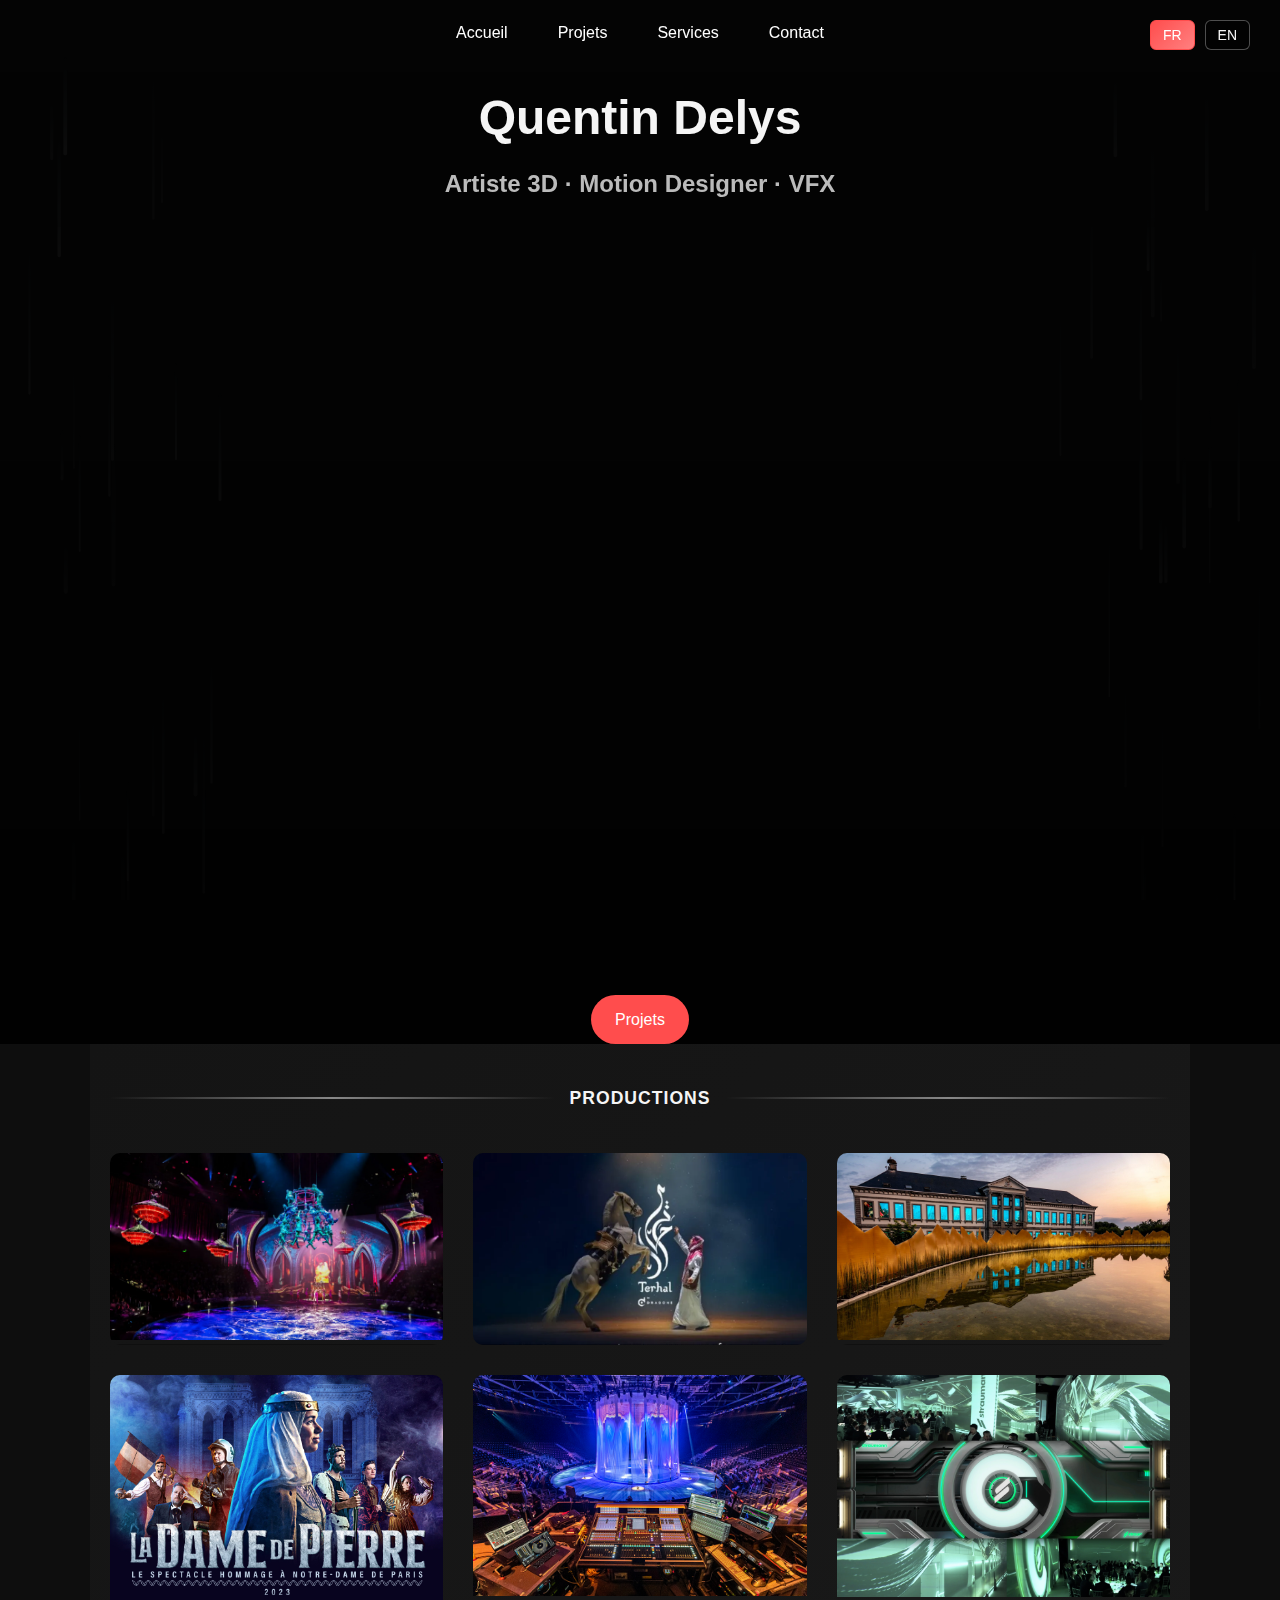
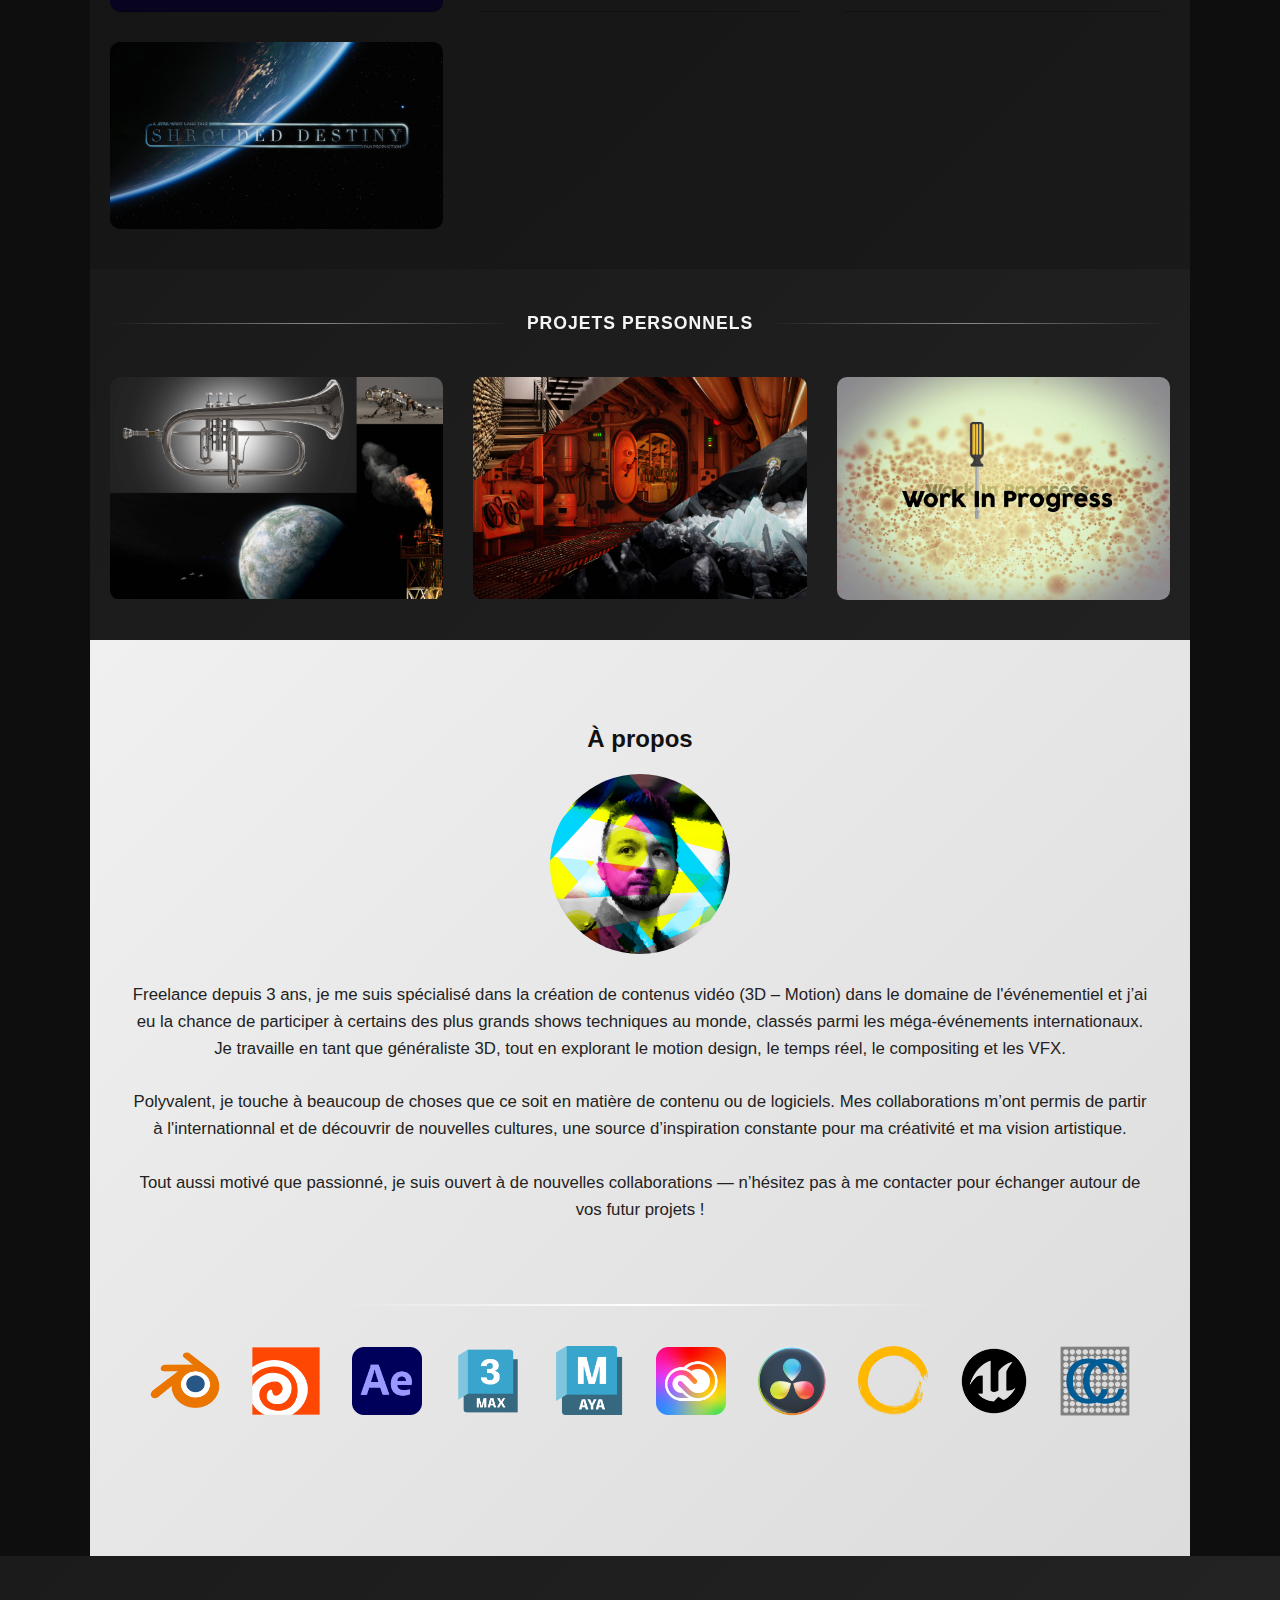
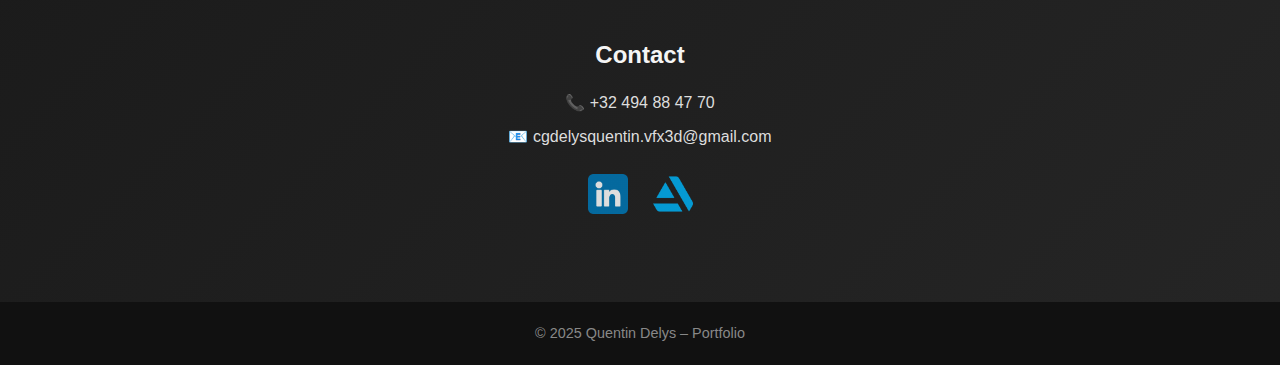
<file: index.html>
<!DOCTYPE html>
<html lang="fr">
<head>
  <meta charset="UTF-8">
  <meta name="viewport" content="width=device-width, initial-scale=1.0">
  <title>Portfolio 3D | Motion | VFX</title>
  <link rel="stylesheet" href="style.css">
  <link rel="stylesheet" href="navbar.css">
  <script defer src="script.js"></script>
</head>
<body>
  <canvas id="background-lines"></canvas>
  
  <div class="language-switcher">
  <button data-lang="fr" class="active">FR</button>
  <button data-lang="en">EN</button>
</div>


<!--  Navbar collée en haut -->
     <header class="navbar">
      <nav>
       <ul>
       <li><a href="#home" data-translate="nav_home">Accueil</a></li>
    <li><a href="#projets-pro" data-translate="nav_projects">Projets</a></li>
    <li><a href="Services.html" data-translate="nav_services">Services</a></li>
    <li><a href="#contact" data-translate="nav_contact">Contact</a></li>
       </ul>
     </nav>
     </header>

  <!-- HEADER / ACCUEIL -->
  <header id="home">
    <div class="hero">
      <h1 class="hero-title" data-translate="hero_title">Quentin Delys</h1>
      <h2 class="hero-sub" data-translate="hero_subtitle">Artiste 3D · Motion Designer · VFX</h2>
      <div class="reel-container">
        <iframe
		       width="1280" height="720"
               src="https://drive.google.com/drive/u/0/folders/1e5y1pg25vchftnHatbtGvD1f5sqLS_jz/reel.mp4/preview" type="video/mp4"
			   title="Nom de la vidéo"
               frameborder="0"
               allow="accelerometer; autoplay; clipboard-write; encrypted-media; gyroscope; picture-in-picture"
               allowfullscreen>
        </iframe>
      </div>
      <a class="btn" data-translate="btn_projects" href="#projets-pro">Projets</a>
    </div>
  </header>
  



  <!-- PORTFOLIO -->
  
  <!-- PROJETS PRO -->
<section id="projets-pro">
  <div class="background-wrapper"></div>

  <div class="section-header">
    <div class="line"></div>
    <h2 data-translate="section_pro">Productions</h2>
    <div class="line"></div>
  </div>

  <div class="grid">
    <a class="card" href="HODW_2025.html">
      <img src="assets/HODW_2025.jpg" alt="Projet Pro 1">
      <div class="overlay">House Of Dancing Water - 2025</div>
    </a>

    <a class="card" href="Terhal_2025.html">
      <img src="assets/Terhal_2025.jpg" alt="Projet Pro 2">
      <div class="overlay">Terhal - 2025</div>
    </a>

    <a class="card" href="Nemo-PAIRI-DAIZA.html">
      <img src="assets/Nemo-PAIRI-DAIZA.jpg" alt="Projet Pro 3">
      <div class="overlay">Nemo - PAIRI DAIZA</div>
    </a>

    <a class="card" href="LaDame_De_Pierre_2023.html">
      <img src="assets/LaDame_De_Pierre_2023.jpg" alt="Projet Pro 4">
      <div class="overlay">La Dame De Pierre</div>
    </a>

    <a class="card" href="Terhal_2023.html">
      <img src="assets/Terhal_2023.jpg" alt="Projet Pro 5">
      <div class="overlay">Terhal - 2023</div>
    </a>

    <a class="card" href="Straumann-Diner-Immersif.html">
      <img src="assets/Strauman_A_01.jpg" alt="Projet Pro 6">
      <div class="overlay">Immersive Dinner - Straumann</div>
    </a>

    <a class="card" href="Shrouded_Destiny.html">
      <img src="assets/SD_01.jpg" alt="Projet Pro 7">
      <div class="overlay">Shrouded Destiny - A Star Wars Long Tale (Fan Film)</div>
    </a>
  </div>
</section>

<!-- PROJETS PERSOS -->
<section id="projets-perso">
  <div class="background-wrapper"></div>

  <div class="section-header">
    <div class="line"></div>
    <h2 data-translate="section_perso">Projets personnels</h2>
    <div class="line"></div>
  </div>

  <div class="category grid">
    <!-- Projet 1 -->
    <div class="card">
      <a href="https://delysbook.artstation.com/albums/14628578" target="_blank">
        <img src="assets/3D_VFX.jpg" alt="3D Generalist / VFX">
        <div class="overlay">3D Generalist / VFX</div>
      </a>
    </div>

    <!-- Projet 2 -->
    <div class="card">
      <a href="https://delysbook.artstation.com/albums/14628564" target="_blank">
        <img src="assets/3D_environment.jpg" alt="3D Environment">
        <div class="overlay">3D Environment</div>
      </a>
    </div>

    <!-- Projet 3 -->
    <div class="card">
      <a href="#" target="_blank">
        <img src="assets/Motion_Design.jpg" alt="Motion Design">
        <div class="overlay">Motion Design</div>
      </a>
    </div>
  </div>
</section>




  

  <!-- ABOUT -->
  <section id="about">
  <h2 data-translate="about_title">À propos</h2>

  <div class="about-wrapper">
    <!-- Photo -->
    <img src="assets/portrait.jpg" alt="Photo de profil">

    <!-- Texte + icônes -->
    <div>
      <p data-translate="about_text">
        Freelance depuis 4 ans, je me suis spécialisé dans la création de contenus vidéo
(3D – Motion) dans le domaine de l'événementiel et j’ai eu la chance de participer à certains des plus grands shows techniques au monde, classés parmi les méga-événements internationaux.
Je travaille en tant que généraliste 3D, tout en explorant
le motion design, compositing et VFX.<br><br>

Polyvalent, je touche à beaucoup de choses que ce soit en matière de contenu ou de logiciels.
Mes collaborations m’ont permis de partir à l'internationnal et de découvrir de nouvelles cultures,
une source d’inspiration constante pour ma créativité et ma vision artistique.<br><br>

Tout aussi motivé que passionné, je suis ouvert à de nouvelles collaborations —
n’hésitez pas à me contacter pour échanger autour de vos futur projets !
      </p>
	  <section>
	  <div class="section-divider"></div>
      <div class="software-grid">
        <img src="assets/Blender.png" alt="Blender">
        <img src="assets/Houdini.png" alt="Houdini">
        <img src="assets/AE.png" alt="After Effects">
		<img src="assets/3dsMax.png" alt="3dsMax">
		<img src="assets/Maya.png" alt="Maya">
		<img src="assets/Adobe.png" alt="Adobe">
		<img src="assets/Davinci.png" alt="DaVinci">
		<img src="assets/Gaea.png" alt="Gaea">
		<img src="assets/Unreal.png" alt="Unreal">
		<img src="assets/CC.png" alt="Cloud Compare">
      </div>
	  </section>
    </div>
  </div>
</section>

  <!-- CONTACT -->
  <section id="contact">
  <h2>Contact</h2>
  <p>📞 +32 494 88 47 70</p>
  <p>📧 cgdelysquentin.vfx3d@gmail.com</p>

  <div class="socials">
    <a href="https://www.linkedin.com/in/quentin-delys-7a1aa717a/"><img src="assets/linkedin.png" alt="LinkedIn"></a>
    <a href="https://www.artstation.com/delysbook"><img src="assets/artstation.png" alt="ArtStation"></a>
  </div>
</section>

  <!-- FOOTER -->
  <footer>
    <p>© 2025 Quentin Delys – Portfolio</p>
  </footer>
  
</body>
</html>
</file>
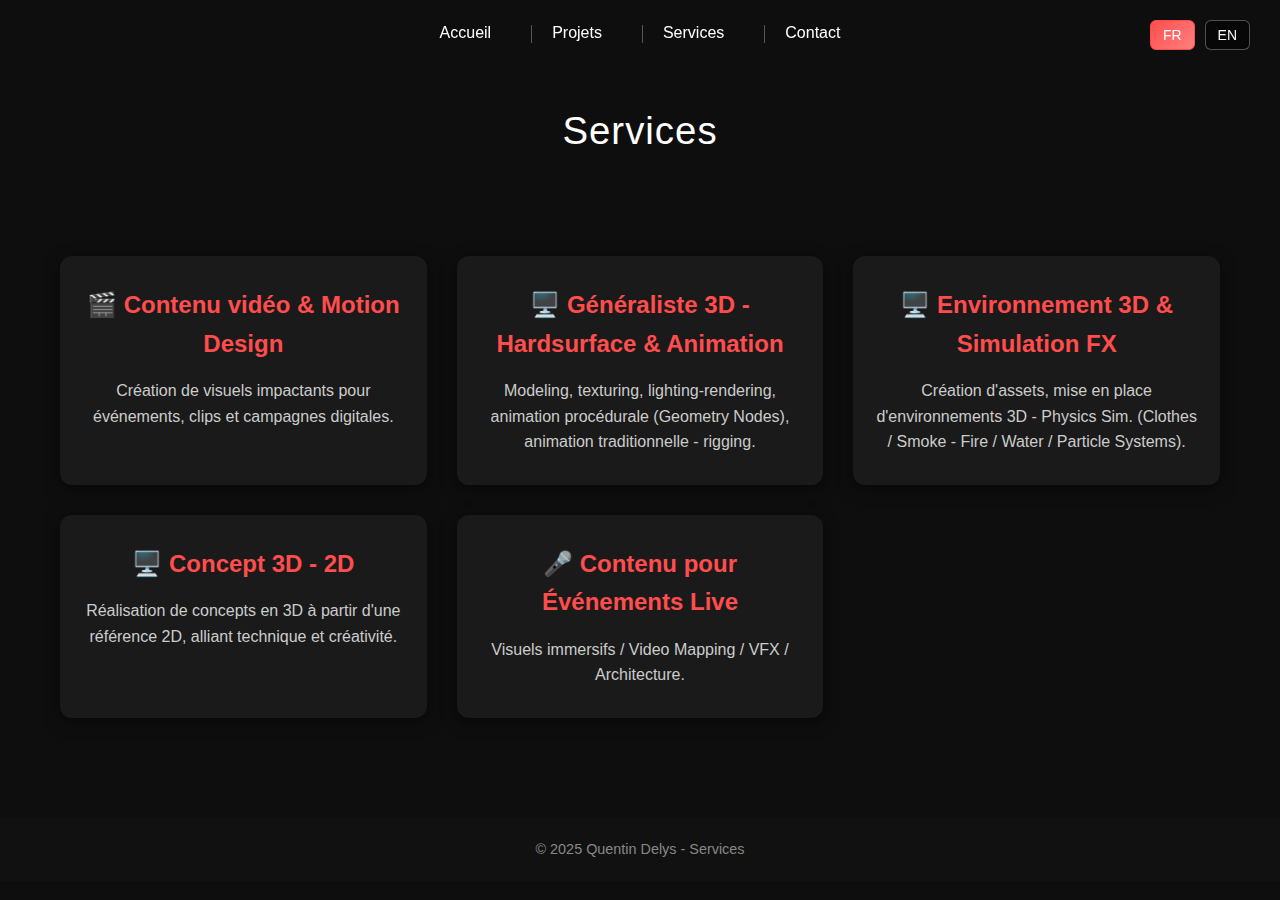
<file: Services.html>
<!DOCTYPE html>
<html lang="fr">
<head>
  <meta charset="UTF-8">
  <link href="https://fonts.googleapis.com/css2?family=Roboto:wght@300;400&display=swap" rel="stylesheet">
  <title>Services</title>
  <link rel="stylesheet" href="services.css">
  <link rel="stylesheet" href="navbar.css">
  <script defer src="script_services.js"></script>
</head>
<body>
<div class="language-switcher">
  <button id="btn-fr" data-lang="fr">FR</button>
  <button id="btn-en" data-lang="en">EN</button>
</div>
<header class="navbar">
    <nav>
      <ul>
        <li><a href="index.html" data-translate="nav_home">Accueil</a></li>
        <li><a href="index.html#projets-pro" data-translate="nav_projects">Projets</a></li>
        <li><a href="services.html" data-translate="nav_services">Services</a></li>
        <li><a href="index.html#contact" data-translate="nav_contact">Contact</a></li>
      </ul>
    </nav>

    <!-- 🔤 Boutons de langue -->
    
  </header>

<div class="page-title">
    <h1>Services</h1>
  </div>

<section id="services">
  <div class="services-grid">

    <div class="service-card">
      <h2 data-translate="service1_title">🎬 Content video & Motion Design</h2>
      <p data-translate="service1_text">Création de visuels impactants pour événements, clips et campagnes digitales.</p>
    </div>

    <div class="service-card">
      <h2 data-translate="service2_title">🖥️ Généraliste 3D - Hardsurface & Animation</h2>
      <p data-translate="service2_text">Modeling, texturing, lighting-rendering, animation procédurale (Geometry Nodes), animation traditionnelle - rigging.</p>
    </div>

    <div class="service-card">
      <h2 data-translate="service3_title">🖥️ Environnement 3D & Simulation FX</h2>
      <p data-translate="service3_text">Création d'assets, mise en place d'un environnement 3D - Physics Sim. (Clothes / Smoke - Fire / Water / Particle Systems).</p>
    </div>

    <div class="service-card">
      <h2 data-translate="service4_title">🖥️ Concept 3D - 2D</h2>
      <p data-translate="service4_text">Réalisation de concepts en 3D à partir d'une ref 2D, mélangeant technique et créativité.</p>
    </div>

    <div class="service-card">
      <h2 data-translate="service5_title">🎤 Live Event Content</h2>
      <p data-translate="service5_text">Visuels immersifs / Video Mapping / VFX / Architecture.</p>
    </div>

  </div>
</section>


<footer>
  <p>© 2025 Quentin Delys - Services </p>
</footer>
<script src="script.js"></script>

</body>

</html>
</file>
<file: navbar.css>
/* navbar.css - navigation fixe moderne */
.navbar {
  position: fixed;
  top: 0;
  left: 0;
  width: 100%;
  display: flex;
  justify-content: space-between;
  align-items: center;
  padding: 15px 40px;
  background: transparent; /* transparent au départ */
  font-family: 'Helvetica Neue', Helvetica, Arial, sans-serif;
  font-weight: 300;
  z-index: 1000;
  pointer-events: none; /* liens cliquables, ne bloque rien derrière */
  transition: background 0.4s ease, backdrop-filter 0.4s ease;
  backdrop-filter: blur(0px);
}

.navbar.scrolled {
  background: transparent;
  backdrop-filter: none;
  pointer-events: auto;
}


.navbar ul {
  list-style: none;
  display: flex;
  gap: 30px;
  margin: 0;
  padding: 0;
}

.navbar ul li {
  position: relative;
}

.navbar ul li a {
  text-decoration: none;
  color: #fff;
  font-weight: 300;
  font-size: 1rem;
  padding: 5px 10px;
  position: relative;
  display: inline-block;
  transition: color 0.3s;
  pointer-events: auto;
}

.navbar ul li a::after {
  content: "";
  position: absolute;
  width: 0;
  height: 2px;
  left: 0;
  bottom: -3px;
  background-color: #ff4d4d;
  transition: width 0.3s;
}

.navbar ul li a:hover::after {
  width: 100%;
}

.navbar ul li a:hover {
  color: #ff4d4d;
}

.navbar ul li + li::before {
  content: "";
  width: 1px;
  height: 18px;
  background: #fff;
  opacity: 0.3;
  display: inline-block;
  margin-right: 10px;
  vertical-align: middle;
}

section, .grid, .project-gallery {
  position: relative;
  z-index: 1; /* doit être au-dessus de tout ce qui bloque */
}


@media (max-width: 768px) {
  /* === LANG SWITCHER - toujours tout en haut === */
  .language-switcher {
    position: fixed;
    top: 0;
    right: 20px;
    z-index: 10000;
    pointer-events: auto;
  }

  /* === NAVBAR - juste en dessous du switcher === */
  .navbar {
    position: fixed;
    top: calc(var(--switcher-height, 45px));
    left: 0;
    width: 100%;
    height: auto !important;
    flex-direction: row;
    justify-content: flex-start;
    align-items: center;
    padding: 8px 20px;
    z-index: 9999;
    background: transparent !important;
    backdrop-filter: none !important;
    pointer-events: auto !important;
  }

  /* Supprime pseudo-éléments ou overlay */
  .navbar::before,
  .navbar::after,
  header::before,
  header::after {
    content: none !important;
    display: none !important;
    background: none !important;
  }

  /* Désactive version scrolled */
  .navbar.scrolled {
    background: transparent !important;
    backdrop-filter: none !important;
  }

  /* Liste des liens horizontale */
  .navbar ul {
    display: flex;
    flex-direction: row;
    gap: 15px;
    margin: 0;
    padding: 0;
  }

  .navbar ul li + li::before {
    display: none;
  }

  /* === HEADER - empêche overlay mais permet cliquables === */
  header {
    display: block !important;
    justify-content: flex-start !important;
    align-items: flex-start !important;
    padding-top: 0 !important;
    background: transparent !important;
    backdrop-filter: none !important;
    height: auto !important;
    min-height: 0 !important;
    pointer-events: none !important; /* bloque le header lui-même */
    z-index: 0 !important;
  }

  /* Réactive les éléments cliquables dans le header */
  header .btn,
  header a,
  header button {
    pointer-events: auto !important;
    z-index: 2 !important; /* au-dessus du header */
  }

  /* Décale le contenu sous la navbar + switcher */
  body {
    --switcher-height: 45px;
    padding-top: calc(var(--switcher-height) + 55px); /* ajuste si nécessaire */
    pointer-events: auto !important;
  }

  /* === Contenu de la page interactif === */
  main,
  section,
  #about,
  #softwares {
    pointer-events: auto !important;
    position: relative !important;
    z-index: 1 !important;
    background: transparent !important;
  }
}
</file>
<file: style.css>
/* style.css */

/* RESET DE BASE */
* {
  margin: 0;
  padding: 0;
  box-sizing: border-box;
}

body {
  font-family: 'Arial', sans-serif;
  background-color: #0e0e0e;
  color: #f5f5f5;
  line-height: 1.6;
  opacity: 0;             /* fade-in/out */
  transition: opacity 0.6s ease-in-out;
}

body.fade-in { opacity: 1; }
body.fade-out { opacity: 0; }

h1, h2, h3 {
  font-weight: 600;
  text-align: center;
  margin-bottom: 1rem;
}

section {
  padding: 60px 20px;
  max-width: 1100px;
  margin: auto;
  position: relative;
  z-index: 2; /* au-dessus de la vidéo */
}

/* HEADER */
header {
  min-height: 100vh;
  padding-top: 80px;
  box sizing: border-box;
  position: relative;
  display: flex;
  flex-direction: column;
  align-items: center;
  justify-content: center;
  text-align: center;
  overflow: hidden;
  background: linear-gradient(to bottom, rgba(0,0,0,0.7), rgba(0,0,0,0.9));
  z-index: 1;
}


#bg-video {
  position: absolute;
  top: 0;
  left: 0;
  width: 100%;
  height: 100%;
  object-fit: cover;
  filter: blur(6px) brightness(50%);
  transition: filter 1s ease;
  z-index: 0;
}

header .hero,
.grid, .card, .project-gallery,
.navbar, .socials,
section, .btn {
  position: relative;
  z-index: 2; /* ou supérieur si nécessaire */
}

.hero h1 {
  font-size: 3rem;
  margin-bottom: 0.5rem;
}

.hero h2 {
  font-size: 1.5rem;
  color: #bbb;
  margin-bottom: 1.5rem;
}

.hero h3 {
  font-size: 1.5rem;
  color: #bbb;
  margin-bottom: 1.5rem;
  letter-spacing: 1.5px;
}

section h2 {
  position: relative; /* pour que le transform soit vertical uniquement */
  display: block;
  z-index: 1;
  transition: transform 0.3s ease;
}

.video-container {
  position: relative; /* nécessaire pour le transform */
  transition: transform 0.3s ease; /* animation fluide */
}



.reel-container {
  max-width: 1600px;
  width: 100%;
  margin: 20px auto;
  border-radius: 12px;
  overflow: hidden;
  flex-shrink: 0;
  box-shadow: 0 4px 20px rgba(0,0,0,0.5);
  position: relative;
  z-index: 0;
}

.reel-container video {
  position: relative;
  z-index: 0 !important; /* idem */
}

video {
  width: 100%;
  height: auto;
  display: block;
}

/* BUTTONS */
.btn {
  display: inline-block;
  margin-top: 20px;
  padding: 12px 24px;
  background: #ff4d4d;
  color: white;
  text-decoration: none;
  border-radius: 30px;
  transition: 0.3s;
  z-index: 3;
}

.btn:hover {
  background: #ff1a1a;
}

/* PORTFOLIO */

/* Grille de projets */
.grid {
  display: grid;
  /* grid-template-columns: repeat(auto-fit, minmax(340px, 1fr)); */
  grid-template-columns: repeat(3, 1fr); /* toujours 3 colonnes */
  gap: 10px;
  max-width: 1900px
  position: relative;
  margin: 0 auto;
  z-index: 2;
}

.card {
  position: relative;
  overflow: hidden;
  border-radius: 10px;
  cursor: pointer; /* curseur main */
  z-index: 3;
  transition: transform 0.3s ease;
  transform: scale(1.0);
  transform-origin: center;
}

.card img {
  width: 100%;
  display: block;
  transition: transform 0.5s ease;
  cursor: pointer;
}

.card:hover img {
  transform: scale(1.1);
  box-shadow: 0 8px 30px rgba(0,0,0,0.6);
  cursor: pointer;
}

.overlay {
  position: absolute;
  bottom: 0;
  left: 0;
  right: 0;
  background: rgba(0,0,0,0.7);
  color: #fff;
  text-align: center;
  padding: 10px;
  transform: translateY(100%);
  transition: transform 0.3s ease;
  z-index: 4;
}

.card:hover .overlay {
  transform: translateY(0);
}

/* Images d'aperçu de projet */
/* ======== GALERIE PROJETS (améliorée) ======== */
.project-gallery {
  display: grid;
  grid-template-columns: repeat(auto-fill, minmax(600px, 1fr)); /* ✅ auto-fill stabilise mieux */
  gap: 30px;
  margin: 40px auto 0 auto;
  max-width: 2000px;
  justify-items: center;
  align-items: start;
  position: relative;
  z-index: 2;
}

.project-gallery img {
  width: 100%;
  max-width: 600px; /* empêche une image seule de s’étendre trop */
  height: auto;
  border-radius: 12px;
  object-fit: cover;
  display: block;
  transition: transform 0.3s ease, box-shadow 0.3s ease;
}


.project-gallery img:hover {
  transform: scale(1.05);
  box-shadow: 0 8px 30px rgba(0,0,0,0.4);
}

/* Responsive : meilleure adaptation mobile */
@media (max-width: 900px) {
  .project-gallery {
    grid-template-columns: repeat(auto-fit, minmax(300px, 1fr));
    gap: 20px;
  }
}


/* Overlay flou (lightbox) */
.lightbox-overlay {
  position: fixed;
  top: 0;
  left: 0;
  width: 100%;
  height: 100%;
  background: rgba(0,0,0,0.85);
  backdrop-filter: blur(8px);
  display: flex;
  align-items: center;
  justify-content: center;
  z-index: 2147483647;
  visibility: hidden;
  opacity: 0;
  pointer-events:none;
  transition: opacity 0.3s ease;
}

.lightbox-overlay.active {
  visibility: visible;
  opacity: 1;
  pointer-events: auto;
}

.lightbox-overlay img {
  max-width: 80%;
  max-height: 80%;
  border-radius: 12px;
  box-shadow: 0 0 40px rgba(0,0,0,0.9);
  position: relative;
  z-index: 1000;
}
/* Empêche de scroller quand lightbox ouverte */
body.no-scroll {
  overflow: hidden;
}

/* Ligne séparatrice design */
.section-divider {
  width: 60%;
  height: 2px;
  background: linear-gradient(to right, transparent, #ffffff, transparent);
  margin: 20px auto 40px auto;
  border-radius: 2px;
}


/* ======== SECTION CONTACT ======== */
/* CONTACT — fond plein écran + contenu centré */
#contact {
  max-width: none;           /* annule le max-width global de "section" */
  width: 100%;
  box-sizing: border-box;
  padding: 80px 20px;
  background: linear-gradient(135deg, #1b1b1b 0%, #252525 100%); /* ajustable */
  color: #f5f5f5;
  position: relative;
  z-index: 2;
}

/* wrapper interne pour garder le contenu limité et centré */
#contact .contact-inner {
  max-width: 1100px;
  margin: 0 auto;
  padding: 0 20px;
}


/* Texte */
#contact p {
  text-align: center;
  margin: 8px 0;
  font-size: 1rem;
  color: #ddd;
}

/* Liens */
#contact p a {
  color: #ff4d4d;
  text-decoration: none;
  transition: color 0.3s ease;
}

#contact p a:hover {
  color: #ff1a1a;
  text-decoration: underline;
}

/* Réseaux sociaux */
.socials {
  margin-top: 25px;
  display: flex;
  justify-content: center;
  gap: 25px;
  position: relative;
  z-index: 2;
}

.socials img {
  width: 40px;
  height: 40px;
  opacity: 0.85;
  transition: transform 0.3s ease, opacity 0.3s ease;
}

.socials img:hover {
  transform: scale(1.15);
  opacity: 1;
}


/* FOOTER */
footer {
  text-align: center;
  padding: 20px;
  background: #111;
  font-size: 0.9rem;
  color: #888;
  position: relative;
  z-index: 2;
}


/* SERVICES */
.services-grid {
  display: grid;
  grid-template-columns: repeat(auto-fit, minmax(280px, 1fr));
  gap: 30px;
  margin-top: 40px;
}

.service-card {
  background: #1a1a1a;
  padding: 20px;
  border-radius: 12px;
  box-shadow: 0 4px 20px rgba(0,0,0,0.4);
  transition: transform 0.3s, background 0.3s;
}

.service-card:hover {
  transform: translateY(-8px);
  background: #222;
}

/* RESPONSIVE */
@media(max-width: 768px) {
  .hero h1 {
    font-size: 2rem;
  }
  .hero h2 {
    font-size: 1.2rem;
  }
  .about-container {
    flex-direction: column;
    text-align: center;
  }
  .reel-container {
    max-width: 100%;  
  }
}
@media (max-width: 1200px) {
  .grid {
    grid-template-columns: repeat(2, 1fr);
  }
}

@media (max-width: 768px) {
  .grid {
    grid-template-columns: 1fr;
  }
}

/* ======== SECTIONS FOND COLORÉ ======== */


/* ======== TITRES DE SECTION AVEC LIGNES ======== */
.section-header {
  display: flex;
  align-items: center;
  justify-content: center;
  gap: 20px;
  margin-bottom: 50px;
  flex-wrap: wrap;
  position: relative;
  z-index: 1; /* au-dessus du background */
}

.section-header h2 {
  font-size: 1.1rem;
  color: #f5f5f5;
  text-transform: uppercase;
  letter-spacing: 1px;
  text-align: center;
  margin: 0;
  position: relative;
  z-index: 2;
}

/* Lignes de chaque côté du titre */
.section-header .line {
  flex: 1;
  height: 1px;
  border-radius: 1px;
  background: linear-gradient(to right, rgba(255,255,255,0), #ddd, rgba(255,255,255,0));
  min-width: 20px;
}


/* ============================
   PROJETS PROFESSIONNELS
============================ */

/* Curseur main pour toutes les cartes et leurs liens */
.card, 
.card a, 
.card img, 
.card .overlay {
    cursor: pointer !important;
}


/* Section principale */
#projets-pro {
  position: relative;
  padding: 40px 20px;
  overflow: hidden;
  color: #f5f5f5;
}

/* Fond plein écran derrière le contenu */
#projets-pro .background-wrapper {
  position: absolute;
  top: 0;
  left: 0;
  width: 100vw;
  height: 100%;
  background: linear-gradient(135deg, #141414 0%, #1a1a1a 100%);
  z-index: 0;
  pointer-events: none; /* pour ne pas bloquer les clics */
}

/* Contenu au-dessus du fond */
#projets-pro .content {
  position: relative;
  z-index: 1;
  max-width: 1600px;
  margin: 0 auto;
  padding: 40px 20px;
  text-align: center;
}

/* Section header - lignes et titre */
#projets-pro .section-header {
  display: flex;
  align-items: center;
  justify-content: center;
  gap: 15px;
  margin-bottom: 40px;
}

#projets-pro .section-header h2 {
  color: #f5f5f5;
  font-size: 1.1rem;
  white-space: nowrap;
}

#projets-pro .section-header .line {
  flex: 1;
  height: 2px;
  background: linear-gradient(to right, transparent, #888, transparent);
  border-radius: 1px;
}

/* Grille interne */
#projets-pro .grid {
  display: grid;
  grid-template-columns: repeat(3, 1fr);
  gap: 30px;
  margin-top: 30px;
}

/* Cartes projets */
#projets-pro .card {
  position: relative;
  overflow: hidden;
  border-radius: 10px;
  cursor: pointer; /* main cursor */
  transition: transform 0.3s ease;
}

#projets-pro .card img {
  width: 100%;
  display: block;
  transition: transform 0.5s ease;
}

#projets-pro .card:hover img {
  transform: scale(1.05);
}

#projets-pro .card .overlay {
  position: absolute;
  bottom: 0;
  left: 0;
  right: 0;
  background: rgba(0,0,0,0.7);
  color: #fff;
  text-align: center;
  padding: 10px;
  transform: translateY(100%);
  transition: transform 0.3s ease;
}

#projets-pro .card:hover .overlay {
  transform: translateY(0);
}

/* ============================
   PROJETS PERSONNELS
============================ */

#projets-perso {
  position: relative;
  padding: 40px 20px;
  overflow: hidden;
  color: #f5f5f5;
}

/* Fond plein écran derrière le contenu */
#projets-perso .background-wrapper {
  position: absolute;
  top: 0;
  left: 0;
  width: 100vw;
  height: 100%;
  background: linear-gradient(135deg, #1a1a1a 0%, #222 100%);
  z-index: 0;
  pointer-events: none;
}

/* Contenu au-dessus du fond */
#projets-perso .content {
  position: relative;
  z-index: 1;
  max-width: 1600px;
  margin: 0 auto;
  padding: 40px 20px;
  text-align: center;
}

/* Section header - lignes et titre */
#projets-perso .section-header {
  display: flex;
  align-items: center;
  justify-content: center;
  gap: 15px;
  margin-bottom: 40px;
}

#projets-perso .section-header h2 {
  color: #f5f5f5;
  font-size: 1.1rem;
  white-space: nowrap;
}

#projets-perso .section-header .line {
  flex: 1;
  height: 1px;
  background: linear-gradient(to right, transparent, #888, transparent);
  border-radius: 1px;
}

/* Grille interne */
#projets-perso .grid {
  display: grid;
  grid-template-columns: repeat(3, 1fr);
  gap: 30px;
  margin-top: 30px;
}

/* Cartes projets */
#projets-perso .card {
  position: relative;
  overflow: hidden;
  border-radius: 10px;
  cursor: pointer; /* main cursor */
  transition: transform 0.3s ease;
}

#projets-perso .card img {
  width: 100%;
  display: block;
  transition: transform 0.5s ease;
}

#projets-perso .card:hover img {
  transform: scale(1.05);
}

#projets-perso .card .overlay {
  position: absolute;
  bottom: 0;
  left: 0;
  right: 0;
  background: rgba(0,0,0,0.7);
  color: #fff;
  text-align: center;
  padding: 10px;
  transform: translateY(100%);
  transition: transform 0.3s ease;
}

#projets-perso .card:hover .overlay {
  transform: translateY(0);
}



/* ============================
   RESPONSIVE
============================ */
@media (max-width: 1200px) {
  #projets-pro .grid,
  #projets-perso .grid {
    grid-template-columns: repeat(2, 1fr);
  }
}

@media (max-width: 768px) {
  #projets-pro .grid,
  #projets-perso .grid {
    grid-template-columns: 1fr;
  }
}



/* === BACKGROUND LINES CANVAS === */
html, body {
  margin: 0;
  padding: 0;
  overflow-x: hidden;
  background: #0e0e0e; /* ton fond général */
  position: relative;
}

#background-lines {
  position: fixed;
  top: 0;
  left: 0;
  width: 100vw;
  height: 100vh;
  z-index: 0; /* 🔹 Derrière tout, mais au-dessus du fond du body */
  pointer-events: none;
}

/* === Styles globaux pour les boutons de langue === */
.language-switcher {
  position: fixed;
  top: 20px;
  right: 30px;
  display: flex;
  gap: 10px;
  z-index: 9999;
}

.language-switcher button {
  background: rgba(0, 0, 0, 0.5);
  color: #f5f5f5;
  border: 1px solid rgba(255, 255, 255, 0.3);
  border-radius: 6px;
  padding: 6px 12px;
  font-size: 14px;
  cursor: pointer;
  backdrop-filter: blur(8px);
  transition: all 0.3s ease;
}

.language-switcher button:hover {
  background: rgba(255, 77, 77, 0.8);
  color: #fff;
  border-color: #ff4d4d;
}

.language-switcher button.active {
  background: linear-gradient(135deg, #ff4d4d, #ff8080);
  color: white;
  border-color: #ff4d4d;
}
/* Supprimer les flèches / puces des listes */
ul, li {
  list-style: none;
  margin: 0;
  padding: 0;
}

/* Supprimer d’éventuelles flèches décoratives */
li::before,
li::after {
  content: none !important;
}

/* ============================
   ABOUT & SOFTWARES - FIX MOBILE OVERFLOW
============================ */

/* sécurité globale (déjà présent, redéfini si nécessaire) */
html, body {
  box-sizing: border-box;
  width: 100%;
  max-width: 100%;
  overflow-x: hidden; /* empêche le débordement horizontal */
}
*, *::before, *::after { box-sizing: inherit; }

/* SECTION ABOUT */
#about {
  width: 100%;
  background: linear-gradient(135deg, #f0f0f0 0%, #dcdcdc 100%);
  color: #111;
  padding: 80px 16px;
  box-sizing: border-box;
  text-align: center;
  overflow: hidden;
}

/* wrapper centré et contraint */
#about .about-wrapper,
#about .about-container {
  max-width: 1100px;
  width: 100%;
  margin: 0 auto;
  padding: 0 12px; /* réduit padding horizontal pour mobile */
  display: flex;
  flex-direction: column;
  align-items: center;
  gap: 28px;
  overflow: hidden; /* empêche le débordement horizontal */
}

/* photo : taille fixe selon breakpoint */
#about .about-wrapper > img,
#about .about-container img {
  width: 180px;
  height: 180px;
  border-radius: 50%;
  object-fit: cover;
  display: block;
  margin: 0 auto;
}

/* texte */
#about .about-text,
#about .about-wrapper p {
  color: #222;
  font-size: clamp(0.95rem, 1.8vw, 1.05rem);
  line-height: 1.6;
  max-width: 100%; /* ne pas dépasser le wrapper */
  margin: 0 auto;
  padding: 0 10px;
  word-break: break-word;
  overflow-wrap: break-word;
}

/* SOFTS SECTION */
#softwares {
  width: 100%;
  background: linear-gradient(135deg, #ededed 0%, #d9d9d9 100%);
  padding: 60px 16px;
  box-sizing: border-box;
  text-align: center;
  color: #111;
  border-top: 2px solid rgba(0,0,0,0.04);
  border-bottom: 2px solid rgba(0,0,0,0.04);
  overflow: hidden; /* empêche débordement horizontal */
}

#softwares h2 {
  font-size: clamp(1.3rem, 2.8vw, 2rem);
  margin-bottom: 20px;
}

/* grille des logos — centrée et responsive */
#softwares .software-grid,
#about .software-grid {
  max-width: 100%; /* full width pour mobile */
  width: 100%;
  margin: 0 auto;
  padding: 0 6px; /* padding réduit pour mobile */
  display: grid;
  grid-template-columns: repeat(auto-fit, minmax(70px, 1fr));
  gap: clamp(12px, 3vw, 20px);
  justify-items: center;
  align-items: center;
  box-sizing: border-box;
}

/* icônes */
#softwares .software-grid img,
#about .software-grid img {
  width: clamp(36px, 12vw, 70px);
  height: auto;
  object-fit: contain;
  display: inline-block;
  transition: transform 0.25s ease, opacity 0.25s ease;
}

#softwares .software-grid img:hover,
#about .software-grid img:hover {
  transform: scale(1.12);
  opacity: 1;
}

/* noms logiciels */
#softwares .software-grid p {
  margin-top: 6px;
  color: #222;
  font-size: clamp(0.75rem, 1.6vw, 0.95rem);
}

/* ===== responsive ===== */
@media (max-width: 1024px) {
  #about { padding: 60px 12px; }
  #about .about-wrapper > img { width: 160px; height: 160px; }
  #about .about-text { max-width: 100%; }
  #softwares { padding: 50px 12px; }
}

@media (max-width: 768px) {
  #about { padding: 48px 10px; }
  #about .about-wrapper > img { width: 120px; height: 120px; }
  #about h2 { font-size: 1.6rem; }
  #softwares { padding: 40px 10px; }
  #softwares .software-grid {
    grid-template-columns: repeat(3, 1fr);
    gap: 12px;
    padding: 0 4px;
  }
  #softwares .software-grid img { width: clamp(36px, 12vw, 56px); }
}
</file>
<file: services.css>
/* services.css */

/* RESET */
* {
  margin: 0;
  padding: 0;
  box-sizing: border-box;
}

body {
  font-family: 'Helvetica Neue', Helvetica, Arial, sans-serif;
  background: #0e0e0e;
  color: #f5f5f5;
  line-height: 1.6;
}

/* HEADER (optionnel si tu veux reprendre la même navbar que sur index) */
header {
  padding: 100px 20px 40px 20px;
  text-align: center;
  width: 100%;
  display: flex;
  justify-content: center;
  align-items: center;
  flex-direction: column;
  
}

header h1 {
  font-size: 2.5rem;
  font-weight: 300;
  color: #ff4d4d;
  margin-bottom: 10px;
  letter-spacing: 1px;
}

header p {
  font-size: 1.2rem;
  color: #bbb;
  font-weight: 300;
  margin: 0;
}

/* GRID SERVICES */
.services-grid {
  display: grid;
  grid-template-columns: repeat(auto-fit, minmax(300px, 1fr));
  gap: 30px;
  padding: 60px 20px;
  max-width: 1200px;
  margin: auto;
}

.service-card {
  background: #1a1a1a;
  padding: 30px 20px;
  border-radius: 12px;
  box-shadow: 0 4px 15px rgba(0,0,0,0.5);
  transition: transform 0.3s ease, background 0.3s ease;
  text-align: center;
}

.service-card:hover {
  transform: translateY(-10px);
  background: #222;
}

.service-card h2 {
  font-size: 1.5rem;
  margin-bottom: 15px;
  color: #ff4d4d;
}

.service-card p {
  font-size: 1rem;
  color: #ccc;
}

/* ICONES (si tu veux illustrer tes services) */
.service-card img {
  width: 60px;
  margin-bottom: 15px;
  filter: grayscale(100%);
  transition: filter 0.3s;
}

.service-card img:hover {
  filter: none;
}

/* FOOTER */
footer {
  text-align: center;
  padding: 20px;
  background: #111;
  font-size: 0.9rem;
  color: #888;
  margin-top: 40px;
}

/* RESPONSIVE */
@media(max-width: 768px) {
  header h1 {
    font-size: 2rem;
  }
  .service-card {
    padding: 20px;
  }
}
.page-title {
  margin-top: 100px;   /* espace sous la navbar */
  margin-bottom: 35px; /* espace au-dessus de la grille */
  text-align: center;
}

.page-title h1 {
  font-size: 2.4rem;
  font-weight: 150; /* plus light */
  color: #fff;
  letter-spacing: 1px;
  margin: 0;
}

/* === Styles globaux pour les boutons de langue === */
.language-switcher {
  position: fixed;
  top: 20px;
  right: 30px;
  display: flex;
  gap: 10px;
  z-index: 9999;
}

.language-switcher button {
  background: rgba(0, 0, 0, 0.5);
  color: #f5f5f5;
  border: 1px solid rgba(255, 255, 255, 0.3);
  border-radius: 6px;
  padding: 6px 12px;
  font-size: 14px;
  cursor: pointer;
  backdrop-filter: blur(8px);
  transition: all 0.3s ease;
}

.language-switcher button:hover {
  background: rgba(255, 77, 77, 0.8);
  color: #fff;
  border-color: #ff4d4d;
}

.language-switcher button.active {
  background: linear-gradient(135deg, #ff4d4d, #ff8080);
  color: white;
  border-color: #ff4d4d;
}
</file>
